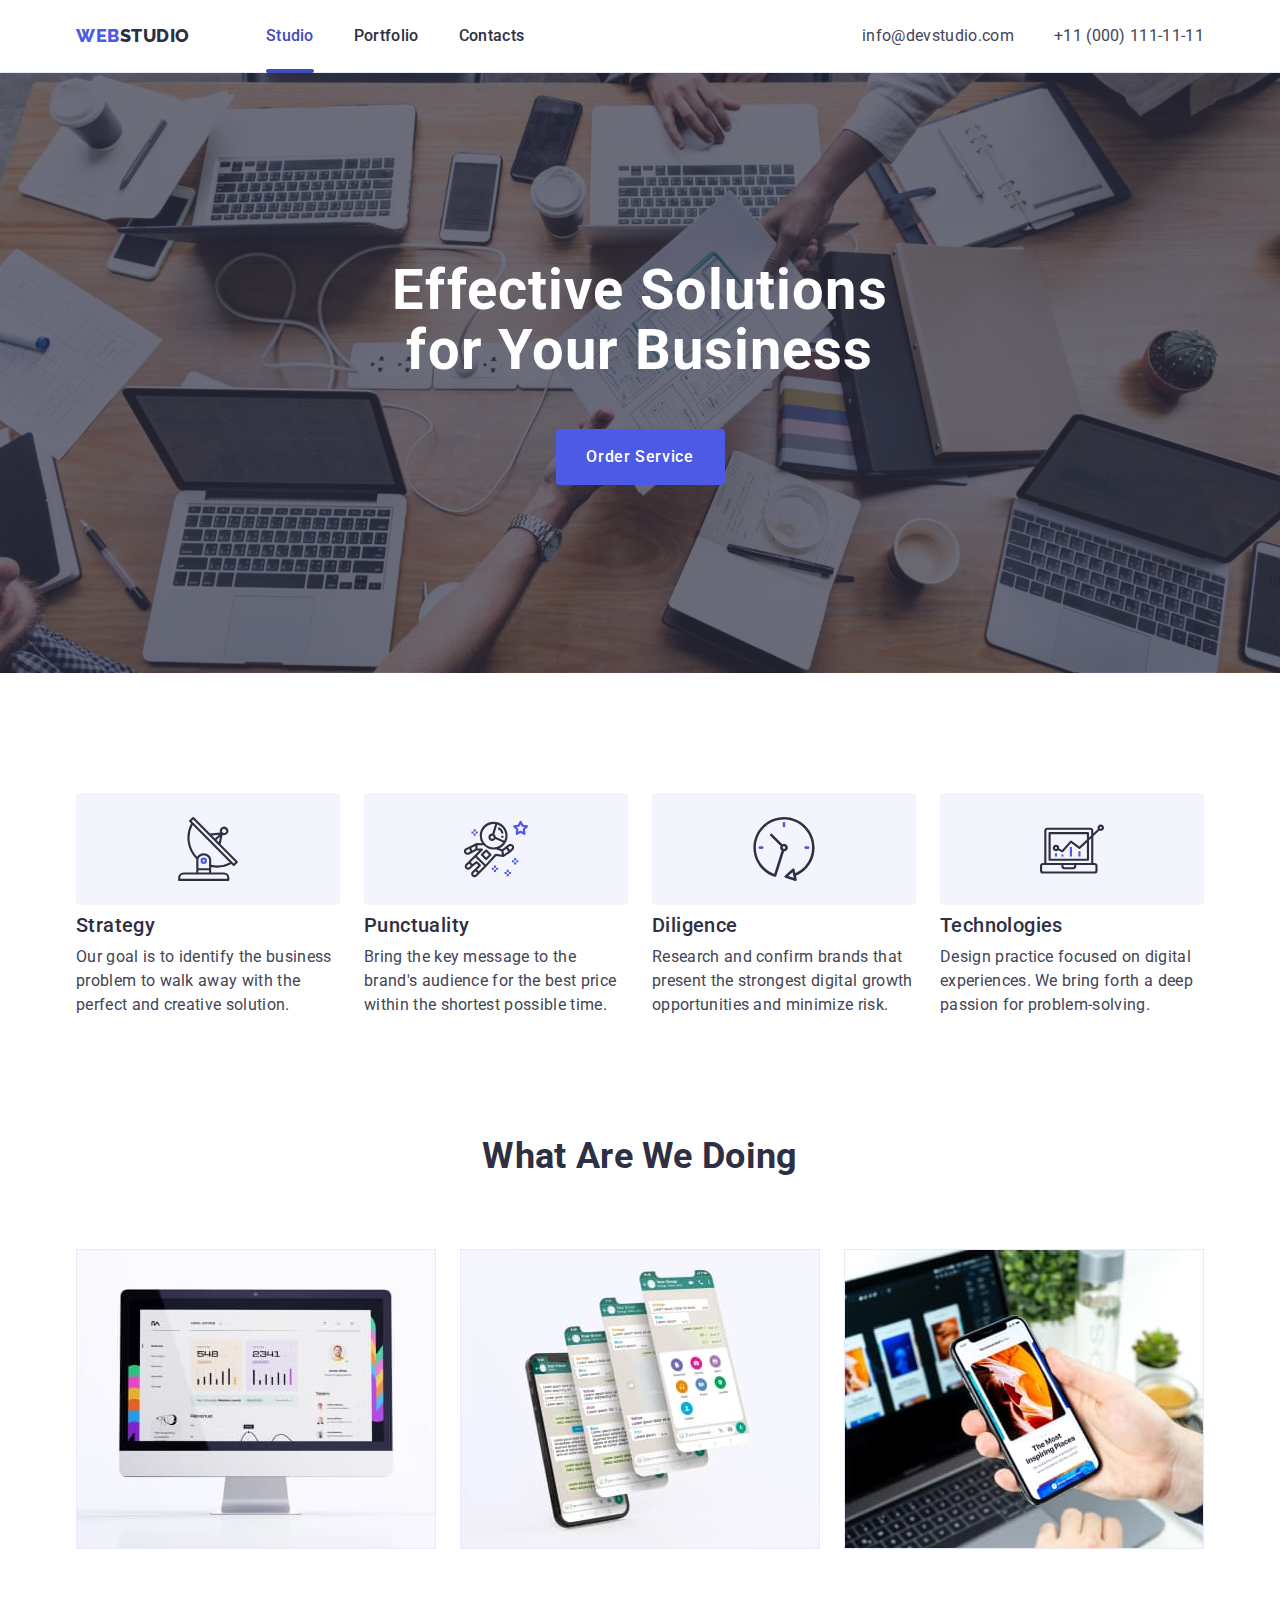
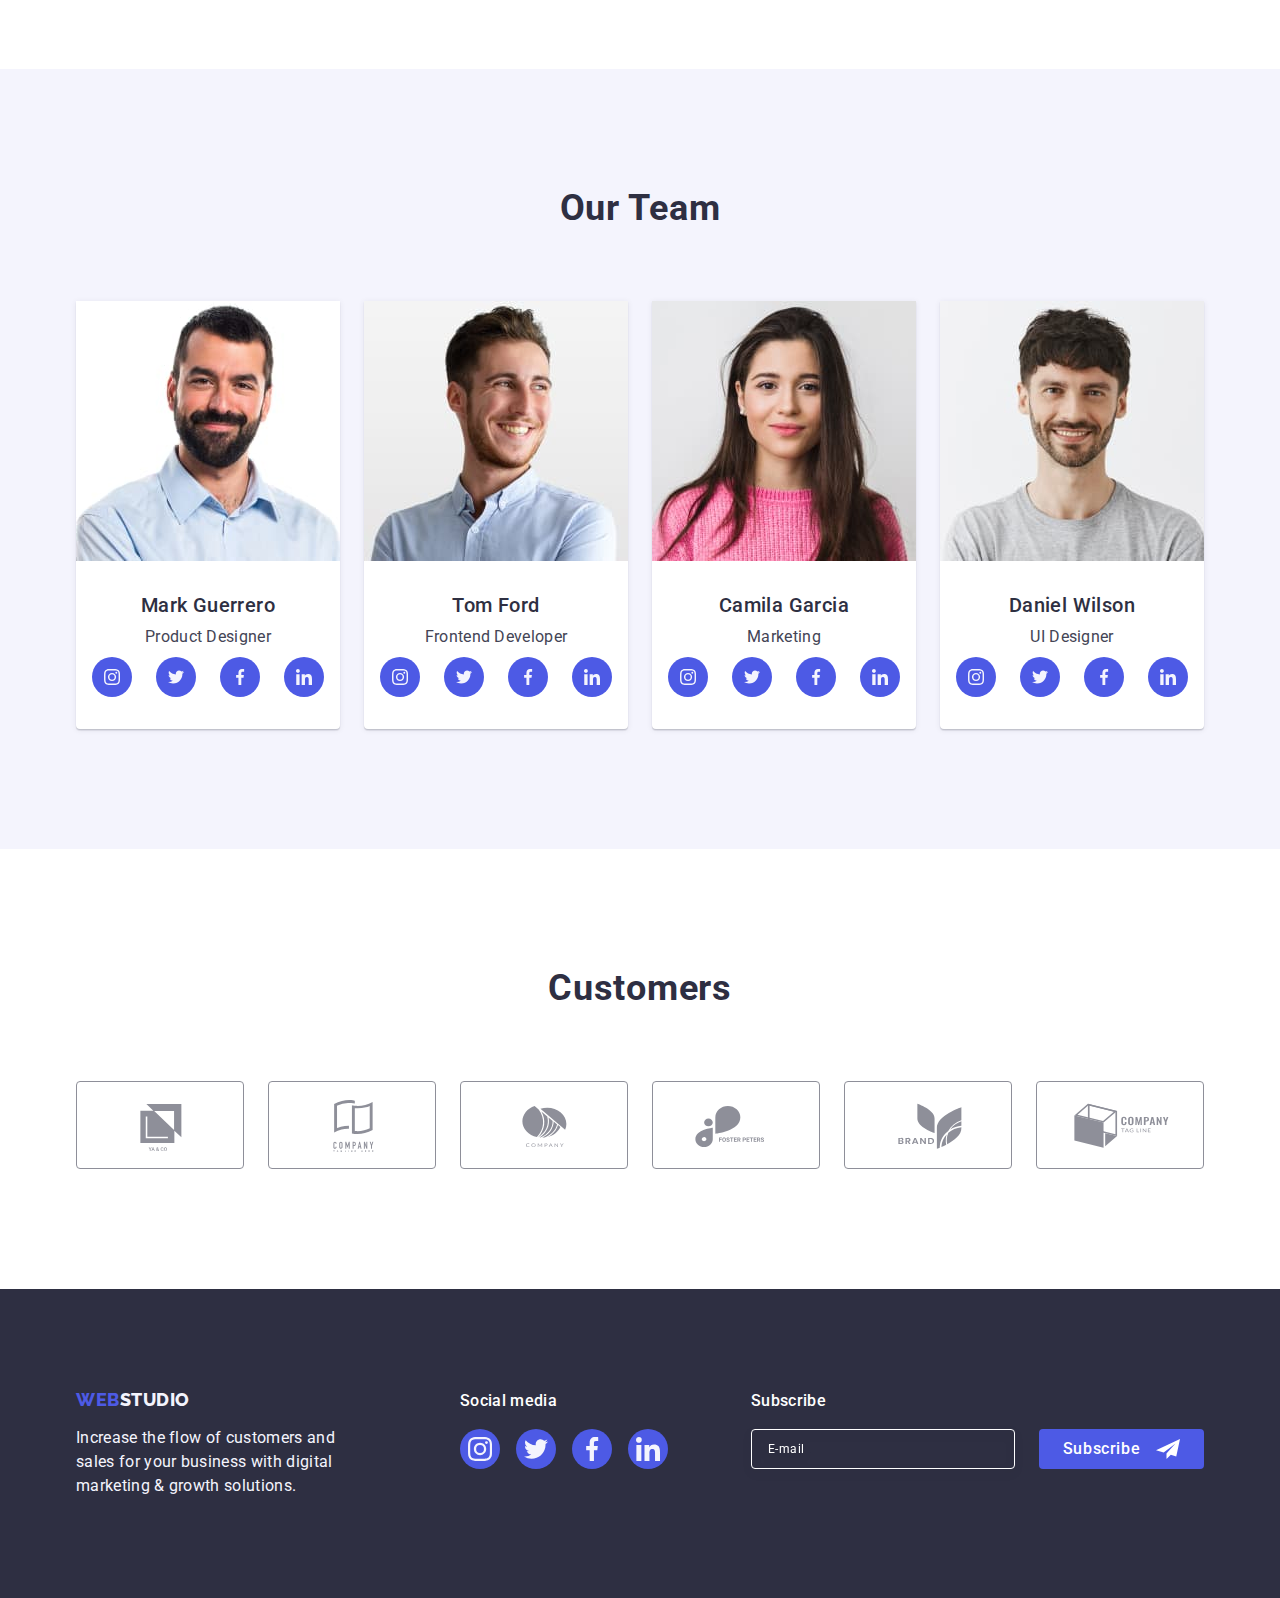
<file: index.html>
<!DOCTYPE html>
<html lang="en">
<head>
    <meta charset="UTF-8" />
    <meta name="viewport" content="width=device-width, initial-scale=1.0" />
    <title>WEBStudio</title>
    <link rel="preconnect" href="https://fonts.googleapis.com" />
    <link rel="preconnect" href="https://fonts.gstatic.com" crossorigin />
    <link
    href="https://fonts.googleapis.com/css2?family=Raleway:wght@800&family=Roboto:wght@400;500;700&display=swap"
    rel="stylesheet"
    />
    <link
    rel="stylesheet"
    href="https://cdnjs.cloudflare.com/ajax/libs/modern-normalize/0.6.0/modern-normalize.min.css"
    />
    <link rel="stylesheet" href="./css/styles.css" />
</head>
<body>
    <header class="page-header">
    <div class="container page-header-container">
        <nav class="page-nav">
        <a class="logo link" href="./index.html" >Web<span class="highlight">Studio</span></a>
        <ul class="menu list">
            <li class="menu-item">
            <a class="menu-link first link menu-link-txt" href="./index.html">Studio</a>
            </li>
            <li class="menu-item">
            <a class="menu-link link menu-link-txt" href="./portfolio.html">Portfolio</a>
            </li>
            <li class="menu-item">
            <a class="menu-link link menu-link-txt" href="">Contacts</a>
            </li>
        </ul>
        </nav>
        <address class="contacts">
        <ul class="page-contact list">
            <li class="contact-item">
            <a class="contact-mt link" href="mailto:info@devstudio.com"
                >info@devstudio.com</a
            >
            </li>
            <li class="contact-item">
            <a class="contact-mt link" href="tel:+110001111111"
                >+11 (000) 111-11-11</a
            >
            </li>
        </ul>
        </address>
    </div>
    </header>

    <main>
    <section class="designation">
        <div class="container">
        <h1 class="designation-title">
            Effective Solutions for Your Business
        </h1>
        <button data-modal-open class="order-button" type="button">
            Order Service
        </button>
        </div>
    </section>
    <section class="advantage">
        <div class="container">
        <h2 class="visually-hidden">Why Choose Us</h2>
        <ul class="advantage-list list">
                    <li class="adv-qual">
                        <div class="adv-link-wrapper">
                            <svg class="adv-icon" aria-label="antenna" width="64" height="64">
                                <use href="./images/icons.svg#icon-antenna"></use>
                            </svg>
                        </div>
                        <h3 class="title-adv">Strategy</h3>
                        <p class="defin-adv">Our goal is to identify the business problem to walk away with the
                            perfect and creative solution.</p>
                    </li>
                    <li class="adv-qual">
                        <div class="adv-link-wrapper">
                            <svg class="adv-icon" aria-label="astronaut" width="64" height="64">
                                <use href="./images/icons.svg#icon-astronaut"></use>
                            </svg>
                        </div>
                        <h3 class="title-adv">Punctuality</h3>
                        <p class="defin-adv">Bring the key message to the brand's audience for the best price
                            within the shortest possible time.</p>
                    </li>
                    <li class="adv-qual">
                        <div class="adv-link-wrapper">
                            <svg class="adv-icon" aria-label="clock" width="64" height="64">
                                <use href="./images/icons.svg#icon-clock"></use>
                            </svg>
                        </div>
                        <h3 class="title-adv">Diligence</h3>
                        <p class="defin-adv">Research and confirm brands that present the strongest digital
                            growth opportunities and minimize risk.</p>
                    </li>
                    <li class="adv-qual">
                        <div class="adv-link-wrapper">
                            <svg class="adv-icon" aria-label="diagram" width="64" height="64">
                                <use href="./images/icons.svg#icon-diagram"></use>
                            </svg>
                        </div>
                        <h3 class="title-adv">Technologies</h3>
                        <p class="defin-adv">Design practice focused on digital experiences. We bring forth a
                            deep passion for problem-solving.</p>
                    </li>
        </ul>
        </div>
    </section>
    <section class="ourwork">
        <div class="container">
        <h2 class="ourwork-title title-posit">What are we doing</h2>
        <ul class="ourwork-list list">
            <li class="ourwork-art">
            <img src="./images/img1.jpg" alt="tablet" />
            </li>
            <li class="ourwork-art">
            <img src="./images/img2.jpg" alt="smartphone" />
            </li>
            <li class="ourwork-art">
            <img src="./images/img3.jpg" alt="smartphone-notedook" />
            </li>
        </ul>
        </div>
    </section>
    <section class="employ">
        <div class="container">
        <h2 class="employ-title second-h">Our Team</h2>
        <ul class="employ-list list">
            <li class="employ-item">
                        <img src="./images/img(1).jpg" alt="mark-guerro" width="264" height="260" />
                        <div class="empl-item-wrapper">
                            <h3 class="empl third-h">Mark Guerrero</h3>
                            <p class="empl-prof">Product Designer</p>
                            <ul class="empl-list-of-icons">
                                <li class="empl-soc-item">
                                    <a href="" class="empl-soc-link">
                                        <svg class="empl-soc-icon" aria-label="instagram icon" width="16" height="16">
                                            <use href="./images/icons.svg#icon-instagram-1"></use>
                                        </svg>
                                    </a>
                                </li>
                                <li class="empl-soc-item">
                                    <a href="" class="empl-soc-link">
                                        <svg class="empl-soc-icon" aria-label="instagram icon" width="16" height="16">
                                            <use href="./images/icons.svg#icon-twitter-2"></use>
                                        </svg>
                                    </a>
                                </li>
                                <li class="empl-soc-item">
                                    <a href="" class="empl-soc-link">
                                        <svg class="empl-soc-icon" aria-label="instagram icon" width="16" height="16">
                                            <use href="./images/icons.svg#icon-facebook-3"></use>
                                        </svg>
                                    </a>
                                </li>
                                <li class="empl-soc-item">
                                    <a href="" class="empl-soc-link">
                                        <svg class="empl-soc-icon" aria-label="instagram icon" width="16" height="16">
                                            <use href="./images/icons.svg#icon-linkedin-4"></use>
                                        </svg>
                                    </a>
                                </li>
                            </ul>
                        </div>
                    </li>
                    <li class="employ-item">

                        <img src="./images/img(2).jpg" alt="tom-ford" width="264" height="260" />
                        <div class="empl-item-wrapper">
                            <h3 class="empl third-h">Tom Ford</h3>
                            <p class="empl-prof">Frontend Developer</p>
                            <ul class="empl-list-of-icons">
                                <li class="empl-soc-item">
                                    <a href="" class="empl-soc-link">
                                        <svg class="empl-soc-icon" aria-label="instagram icon" width="16" height="16">
                                            <use href="./images/icons.svg#icon-instagram-1"></use>
                                        </svg>
                                    </a>
                                </li>
                                <li class="empl-soc-item">
                                    <a href="" class="empl-soc-link">
                                        <svg class="empl-soc-icon" aria-label="instagram icon" width="16" height="16">
                                            <use href="./images/icons.svg#icon-twitter-2"></use>
                                        </svg>
                                    </a>
                                </li>
                                <li class="empl-soc-item">
                                    <a href="" class="empl-soc-link">
                                        <svg class="empl-soc-icon" aria-label="instagram icon" width="16" height="16">
                                            <use href="./images/icons.svg#icon-facebook-3"></use>
                                        </svg>
                                    </a>
                                </li>
                                <li class="empl-soc-item">
                                    <a href="" class="empl-soc-link">
                                        <svg class="empl-soc-icon" aria-label="instagram icon" width="16" height="16">
                                            <use href="./images/icons.svg#icon-linkedin-4"></use>
                                        </svg>
                                    </a>
                                </li>
                            </ul>
                        </div>
                    </li>
                    <li class="employ-item">

                        <img src="./images/img(3).jpg" alt="camila-garcia" width="264" height="260" />
                        <div class="empl-item-wrapper">
                            <h3 class="empl third-h">Camila Garcia</h3>
                            <p class="empl-prof">Marketing</p>
                            <ul class="empl-list-of-icons">
                                <li class="empl-soc-item">
                                    <a href="" class="empl-soc-link">
                                        <svg class="empl-soc-icon" aria-label="instagram icon" width="16" height="16">
                                            <use href="./images/icons.svg#icon-instagram-1"></use>
                                        </svg>
                                    </a>
                                </li>
                                <li class="empl-soc-item">
                                    <a href="" class="empl-soc-link">
                                        <svg class="empl-soc-icon" aria-label="instagram icon" width="16" height="16">
                                            <use href="./images/icons.svg#icon-twitter-2"></use>
                                        </svg>
                                    </a>
                                </li>
                                <li class="empl-soc-item">
                                    <a href="" class="empl-soc-link">
                                        <svg class="empl-soc-icon" aria-label="instagram icon" width="16" height="16">
                                            <use href="./images/icons.svg#icon-facebook-3"></use>
                                        </svg>
                                    </a>
                                </li>
                                <li class="empl-soc-item">
                                    <a href="" class="empl-soc-link">
                                        <svg class="empl-soc-icon" aria-label="instagram icon" width="16" height="16">
                                            <use href="./images/icons.svg#icon-linkedin-4"></use>
                                        </svg>
                                    </a>
                                </li>
                            </ul>
                        </div>
                    </li>
                    <li class="employ-item">
                        <img src="./images/img(4).jpg" alt="daniel-wilson" width="264" height="260" />
                        <div class="empl-item-wrapper">
                            <h3 class="empl third-h">Daniel Wilson</h3>
                            <p class="empl-prof">UI Designer</p>
                            <ul class="empl-list-of-icons">
                                <li class="empl-soc-item">
                                    <a href="" class="empl-soc-link">
                                        <svg class="empl-soc-icon" aria-label="instagram icon" width="16" height="16">
                                            <use href="./images/icons.svg#icon-instagram-1"></use>
                                        </svg>
                                    </a>
                                </li>
                                <li class="empl-soc-item">
                                    <a href="" class="empl-soc-link">
                                        <svg class="empl-soc-icon" aria-label="instagram icon" width="16" height="16">
                                            <use href="./images/icons.svg#icon-twitter-2"></use>
                                        </svg>
                                    </a>
                                </li>
                                <li class="empl-soc-item">
                                    <a href="" class="empl-soc-link">
                                        <svg class="empl-soc-icon" aria-label="instagram icon" width="16" height="16">
                                            <use href="./images/icons.svg#icon-facebook-3"></use>
                                        </svg>
                                    </a>
                                </li>
                                <li class="empl-soc-item">
                                    <a href="" class="empl-soc-link">
                                        <svg class="empl-soc-icon" aria-label="instagram icon" width="16" height="16">
                                            <use href="./images/icons.svg#icon-linkedin-4"></use>
                                        </svg>
                                    </a>
                                </li>
                            </ul>
                        </div>
                    </li>
        </ul>
        </div>
    </section>
    <section class="customer section">
            <div class="container">
                <h2 class="section-title second-h">Customers</h2>
                <ul class="customer-list">
                    <li class="customer-item">
                        <a href="" class="customer-link"><svg class="customer-icon" aria-label="logo-1" width="104"
                                height="56">
                                <use href="./images/icons.svg#icon-logo-1"></use>
                            </svg></a>
                    </li>
                    <li class="customer-item">
                        <a href="" class="customer-link"><svg class="customer-icon" aria-label="logo-2" width="104"
                                height="56">
                                <use href="./images/icons.svg#icon-logo-2"></use>
                            </svg></a>
                    </li>
                    <li class="customer-item">
                        <a href="" class="customer-link"><svg class="customer-icon" aria-label="logo-3" width="104"
                                height="56">
                                <use href="./images/icons.svg#icon-logo-3"></use>
                            </svg></a>
                    </li>
                    <li class="customer-item">
                        <a href="" class="customer-link"><svg class="customer-icon" aria-label="logo-4" width="104"
                                height="56">
                                <use href="./images/icons.svg#icon-logo-4"></use>
                            </svg></a>
                    </li>
                    <li class="customer-item">
                        <a href="" class="customer-link"><svg class="customer-icon" aria-label="logo-5" width="104"
                                height="56">
                                <use href="./images/icons.svg#icon-logo-5"></use>
                            </svg></a>
                    </li>
                    <li class="customer-item">
                        <a href="" class="customer-link"><svg class="customer-icon" aria-label="logo-6" width="104"
                                height="56">
                                <use href=./images/icons.svg#icon-logo-6 width="104" height="56"></use>
                            </svg></a>
                    </li>
                </ul>
            </div>
        </section>
    </main>
    <footer class="page-footer">
        <div class="footer container">
            <div class="footer-logo">
                <a class="logo link " href="./index.html" >
                    Web<span class="logo-highlight">Studio</span>
                </a>
                <p class="footer-txt-logo txt">
                    Increase the flow of customers and
                    sales for your business with digital
                    marketing & growth solutions.
                </p>
            </div>
            <div class="footer-soc">
                <p class="footer-txt-soc accent">Social media</p>
                <ul class="footer-soc-list">
                    <li class="footer-soc-item">
                        <a href="" class="footer-soc-link">
                            <svg class="footer-soc-icon" width="24" height="24">
                                <use href="./images/icons.svg#icon-instagram-1"></use>
                            </svg>
                        </a>
                    </li>
                    <li class="footer-soc-item">
                        <a href="" class="footer-soc-link">
                            <svg class="footer-soc-icon" width="24" height="24">
                                <use href="./images/icons.svg#icon-twitter-2"></use>
                            </svg>
                        </a>
                    </li>
                    <li class="footer-soc-item">
                        <a href="" class="footer-soc-link">
                            <svg class="footer-soc-icon" width="24" height="24">
                                <use href="./images/icons.svg#icon-facebook-3"></use>
                            </svg>
                        </a>
                    </li>
                    <li class="footer-soc-item">
                        <a href="" class="footer-soc-link">
                            <svg class="footer-soc-icon" width="24" height="24">
                                <use href="./images/icons.svg#icon-linkedin-4"></use>
                            </svg>
                        </a>
                    </li>
                </ul>
            </div>
            <div class="footer-form-wrap">
                <p class="footer-form-text">
                    Subscribe
                </p>
                <form class="footer-form">
                    <label class="footer-lable" for="footer-user-email">
                        <input id="footer-user-email"  type="email" name="user-email" class="footer-input"
                            placeholder="E-mail">
                    </label>
                    <button class="footer-form-button" type="submit">
                        Subscribe
                        <svg class="form-button-icon" width="24" height="24">
                            <use href="./images/icons.svg#icon-button"></use>
                        </svg>
                    </button>
                </form>
            </div>
        </div>
    </footer>
        <div class="backdrop is-hidden" data-modal>
        <div class="modal">
            <button class="modal-button" type="button" data-modal-close>
                <svg class="modal-icon" width="8" height="8">
                    <use href="./images/icons.svg#x-close"></use>
                </svg>
            </button>
            <p class="modal-form-title">Leave your contacts and we will call you back</p>
            <form class="modal-form" name="hero_form" autocomplete="off" novalidate>
                <div class="field-wrap">
                    <label for="user-name" class="form-lable">
                        Name
                    </label>
                    <div class="input-wrap">
                        <input class="form-input" id="user-name" name="user-name" type="text" autofocus />
                        <svg class="form-input-icon" width="18" height="24">
                            <use href="./images/icons.svg#icon-1-person"></use>
                        </svg>
                    </div>
                </div>
                <div class="field-wrap">
                    <label for="user-tel" class="form-lable">
                        Phone
                    </label>
                    <div class="input-wrap">
                        <input class="form-input" id="user-tel" type="tel" name="user-tel" />
                        <svg class="form-input-icon" width="18" height="24">
                            <use href="./images/icons.svg#icon-2-phone"></use>
                        </svg>
                    </div>
                </div>
                <div class="field-wrap">
                    <label for="user-email" class="form-lable">
                        Email
                    </label>
                    <div class="input-wrap">
                        <input class="form-input" id="user-email" type="email" name="user-email" />
                        <svg class="form-input-icon" width="18" height="24">
                            <use href="./images/icons.svg#icon-3-email"></use>
                        </svg>
                    </div>
                </div>
                <div class="field-comment-wrap">
                    <label for="user-comment" class="form-lable">
                        Comment
                    </label>
                    <textarea class="form-input-comment" id="user-comment" name="user-comment" placeholder="Text input">
                    </textarea>
                </div>
                <div class="form-checkbox-wrap">
                    <input class="visually-hidden form-checkbox-input" id="user-privacy" type="checkbox" value="true"
                        name="user-privacy">
                    <label class="form-checkbox-lable" for="user-privacy">
                        <span class="checkbox-lable-span">
                            <svg class="form-checkbox-icon" width="10" height="8">
                                <use href="./images/icons.svg#icon-vector"></use>
                            </svg>
                        </span>I accept the terms and conditions of the
                        <a class="checkbox-link" href="">Privacy Policy</a>
                    </label>
                </div>
                <button class="modal-form-button" type="submit">Send</button>
            </form>
        </div>
    </div>
    <script src="./js/modal.js"></script>
</body>
</html>
</file>
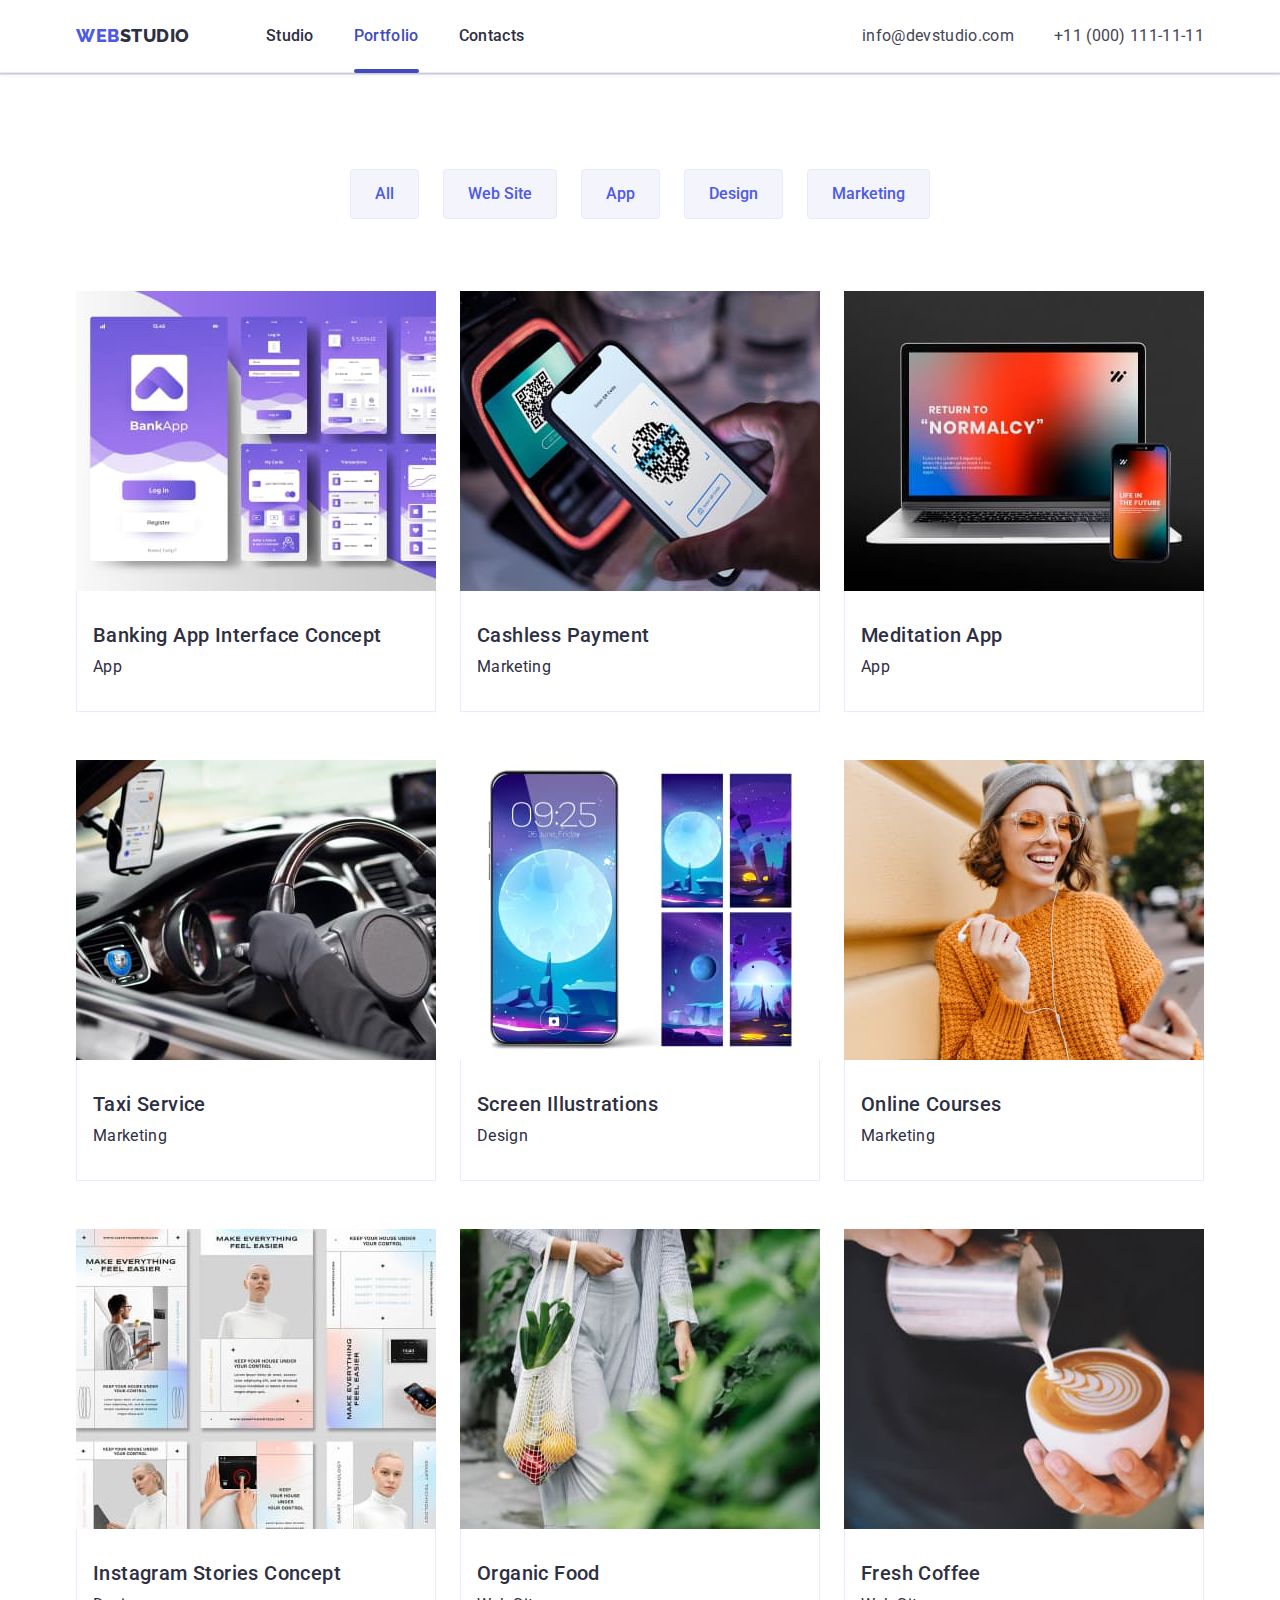
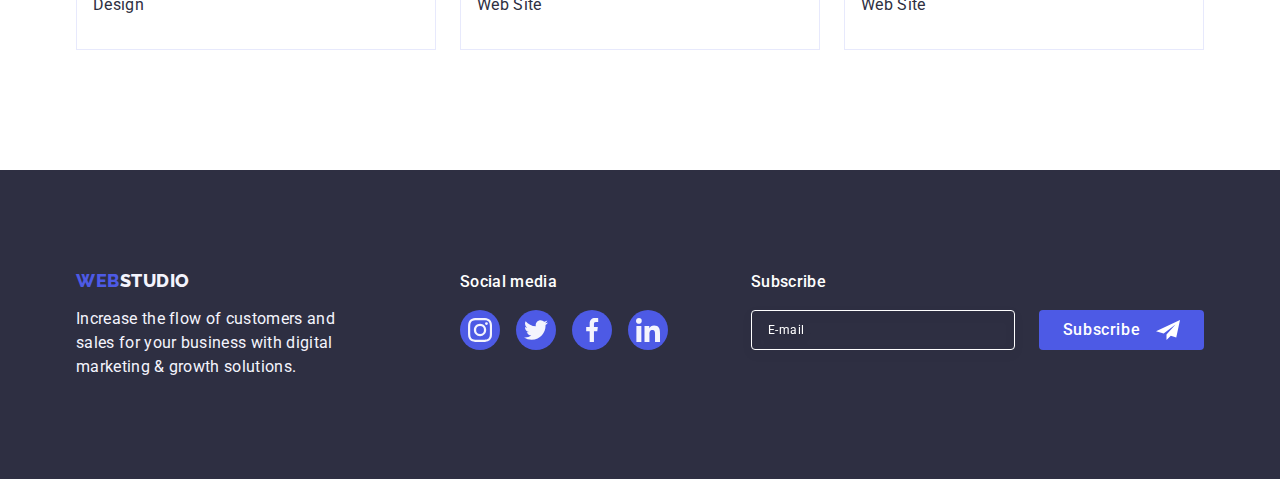
<file: portfolio.html>
<!DOCTYPE html>
<html lang="en">
  <head>
    <meta charset="UTF-8" />
    <meta name="viewport" content="width=device-width, initial-scale=1.0" />
    <title>Portfolio</title>
    <link rel="preconnect" href="https://fonts.googleapis.com" />
    <link rel="preconnect" href="https://fonts.gstatic.com" crossorigin />
    <link
      href="https://fonts.googleapis.com/css2?family=Raleway:wght@800&family=Roboto:wght@400;500;700&display=swap"
      rel="stylesheet"
    />
    <link
      rel="stylesheet"
      href="https://cdnjs.cloudflare.com/ajax/libs/modern-normalize/0.6.0/modern-normalize.min.css"
    />
    <link rel="stylesheet" href="./css/styles.css" />
  </head>
  <body>
    <header class="page-header">
      <div class="container page-header-container">
        <nav class="page-nav">
          <a class="logo link" href="./index.html"
            >Web<span class="highlight">Studio</span></a
          >
          <ul class="menu list">
            <li class="menu-item">
              <a class="menu-link link menu-link-txt" href="./index.html"
                >Studio</a
              >
            </li>
            <li class="menu-item">
              <a
                class="menu-link first link menu-link-txt"
                href="./portfolio.html"
                >Portfolio</a
              >
            </li>
            <li class="menu-item">
              <a class="menu-link link menu-link-txt" href="">Contacts</a>
            </li>
          </ul>
        </nav>
        <address class="contacts">
          <ul class="page-contact list">
            <li class="contact-item">
              <a class="contact-mt link" href="mailto:info@devstudio.com"
                >info@devstudio.com</a
              >
            </li>
            <li class="contact-item">
              <a class="contact-mt link" href="tel:+110001111111"
                >+11 (000) 111-11-11</a
              >
            </li>
          </ul>
        </address>
      </div>
    </header>
    <main>
      <section class="filters section">
        <div class="filters-box container">
          <h1 class="hero-filter visually-hidden">Filters</h1>
          <ul class="filters-button-list list">
            <li class="button-item">
              <button class="button-filter" type="button">All</button>
            </li>
            <li class="button-item">
              <button class="button-filter" type="button">Web Site</button>
            </li>
            <li class="button-item">
              <button class="button-filter" type="button">App</button>
            </li>
            <li class="button-item">
              <button class="button-filter" type="button">Design</button>
            </li>
            <li class="button-item">
              <button class="button-filter" type="button">Marketing</button>
            </li>
          </ul>
          <ul class="filters-list list">
            <li class="filters-item">
              <a class="filters-link link" href="">
                <div class="filters-image-wrapper">
                  <img
                    class="portfolio-image"
                    src="./images/img20.jpg"
                    alt="different-screen-bank-app"
                    width="360"
                    height="300"
                  />
                  <p class="overlay-text overlay">
                    14 Stylish and User-Friendly App Design Concepts · Task
                    Manager App · Calorie Tracker App · Exotic Fruit Ecommerce
                    App · Cloud Storage App
                  </p>
                </div>
                <div class="filters-title-box">
                  <h2 class="header-three filters-title">
                    Banking App Interface Concept
                  </h2>
                  <p class="fltr-bx-text text">App</p>
                </div>
              </a>
            </li>
            <li class="filters-item">
              <a class="filters-link link" href="">
                <div class="filters-image-wrapper">
                  <img
                    class="portfolio-image"
                    src="./images/img21.jpg"
                    alt="different-screen-bank-app"
                    width="360"
                    height="300"
                  />
                  <p class="overlay-text overlay">
                    14 Stylish and User-Friendly App Design Concepts · Task
                    Manager App · Calorie Tracker App · Exotic Fruit Ecommerce
                    App · Cloud Storage App
                  </p>
                </div>
                <div class="filters-title-box">
                  <h2 class="header-three filters-title">Cashless Payment</h2>
                  <p class="fltr-bx-text text">Marketing</p>
                </div>
              </a>
            </li>
            <li class="filters-item">
              <a class="filters-link link" href="">
                <div class="filters-image-wrapper">
                  <img
                    class="portfolio-image"
                    src="./images/img22.jpg"
                    alt="different-screen-bank-app"
                    width="360"
                    height="300"
                  />
                  <p class="overlay-text overlay">
                    14 Stylish and User-Friendly App Design Concepts · Task
                    Manager App · Calorie Tracker App · Exotic Fruit Ecommerce
                    App · Cloud Storage App
                  </p>
                </div>
                <div class="filters-title-box">
                  <h2 class="header-three filters-title">Meditation App</h2>
                  <p class="fltr-bx-text text">App</p>
                </div>
              </a>
            </li>
            <li class="filters-item">
              <a class="filters-link link" href="">
                <div class="filters-image-wrapper">
                  <img
                    class="portfolio-image"
                    src="./images/img23.jpg"
                    alt="different-screen-bank-app"
                    width="360"
                    height="300"
                  />
                  <p class="overlay-text overlay">
                    14 Stylish and User-Friendly App Design Concepts · Task
                    Manager App · Calorie Tracker App · Exotic Fruit Ecommerce
                    App · Cloud Storage App
                  </p>
                </div>
                <div class="filters-title-box">
                  <h2 class="header-three filters-title">Taxi Service</h2>
                  <p class="fltr-bx-text text">Marketing</p>
                </div>
              </a>
            </li>
            <li class="filters-item">
              <a class="filters-link link" href="">
                <div class="filters-image-wrapper">
                  <img
                    class="portfolio-image"
                    src="./images/img24.jpg"
                    alt="different-screen-bank-app"
                    width="360"
                    height="300"
                  />
                  <p class="overlay-text overlay">
                    14 Stylish and User-Friendly App Design Concepts · Task
                    Manager App · Calorie Tracker App · Exotic Fruit Ecommerce
                    App · Cloud Storage App
                  </p>
                </div>
                <div class="filters-title-box">
                  <h2 class="header-three filters-title">
                    Screen Illustrations
                  </h2>
                  <p class="fltr-bx-text text">Design</p>
                </div>
              </a>
            </li>
            <li class="filters-item">
              <a class="filters-link link" href="">
                <div class="filters-image-wrapper">
                  <img
                    class="portfolio-image"
                    src="./images/img25.jpg"
                    alt="different-screen-bank-app"
                    width="360"
                    height="300"
                  />
                  <p class="overlay-text overlay">
                    14 Stylish and User-Friendly App Design Concepts · Task
                    Manager App · Calorie Tracker App · Exotic Fruit Ecommerce
                    App · Cloud Storage App
                  </p>
                </div>
                <div class="filters-title-box">
                  <h2 class="header-three filters-title">Online Courses</h2>
                  <p class="fltr-bx-text text">Marketing</p>
                </div>
              </a>
            </li>
            <li class="filters-item">
              <a class="filters-link link" href="">
                <div class="filters-image-wrapper">
                  <img
                    class="portfolio-image"
                    src="./images/img26.jpg"
                    alt="different-screen-bank-app"
                    width="360"
                    height="300"
                  />
                  <p class="overlay-text overlay">
                    14 Stylish and User-Friendly App Design Concepts · Task
                    Manager App · Calorie Tracker App · Exotic Fruit Ecommerce
                    App · Cloud Storage App
                  </p>
                </div>
                <div class="filters-title-box">
                  <h2 class="header-three filters-title">
                    Instagram Stories Concept
                  </h2>
                  <p class="fltr-bx-text text">Design</p>
                </div>
              </a>
            </li>
            <li class="filters-item">
              <a class="filters-link link" href="">
                <div class="filters-image-wrapper">
                  <img
                    class="portfolio-image"
                    src="./images/img27.jpg"
                    alt="different-screen-bank-app"
                    width="360"
                    height="300"
                  />
                  <p class="overlay-text overlay">
                    14 Stylish and User-Friendly App Design Concepts · Task
                    Manager App · Calorie Tracker App · Exotic Fruit Ecommerce
                    App · Cloud Storage App
                  </p>
                </div>
                <div class="filters-title-box">
                  <h2 class="header-three filters-title">Organic Food</h2>
                  <p class="fltr-bx-text text">Web Site</p>
                </div>
              </a>
            </li>
            <li class="filters-item">
              <a class="filters-link link" href="">
                <div class="filters-image-wrapper">
                  <img
                    class="portfolio-image"
                    src="./images/img28.jpg"
                    alt="different-screen-bank-app"
                    width="360"
                    height="300"
                  />
                  <p class="overlay-text overlay">
                    14 Stylish and User-Friendly App Design Concepts · Task
                    Manager App · Calorie Tracker App · Exotic Fruit Ecommerce
                    App · Cloud Storage App
                  </p>
                </div>
                <div class="filters-title-box">
                  <h2 class="header-three filters-title">Fresh Coffee</h2>
                  <p class="fltr-bx-text text">Web Site</p>
                </div>
              </a>
            </li>
          </ul>
        </div>
      </section>
    </main>
    <footer class="page-footer">
      <div class="footer container">
        <div class="footer-logo">
          <a class="logo link" href="./index.html">
            Web<span class="logo-highlight">Studio</span>
          </a>
          <p class="footer-txt-logo txt">
            Increase the flow of customers and sales for your business with
            digital marketing & growth solutions.
          </p>
        </div>
        <div class="footer-soc">
          <p class="footer-txt-soc accent">Social media</p>
          <ul class="footer-soc-list">
            <li class="footer-soc-item">
              <a href="" class="footer-soc-link">
                <svg class="footer-soc-icon" width="24" height="24">
                  <use href="./images/icons.svg#icon-instagram-1"></use>
                </svg>
              </a>
            </li>
            <li class="footer-soc-item">
              <a href="" class="footer-soc-link">
                <svg class="footer-soc-icon" width="24" height="24">
                  <use href="./images/icons.svg#icon-twitter-2"></use>
                </svg>
              </a>
            </li>
            <li class="footer-soc-item">
              <a href="" class="footer-soc-link">
                <svg class="footer-soc-icon" width="24" height="24">
                  <use href="./images/icons.svg#icon-facebook-3"></use>
                </svg>
              </a>
            </li>
            <li class="footer-soc-item">
              <a href="" class="footer-soc-link">
                <svg class="footer-soc-icon" width="24" height="24">
                  <use href="./images/icons.svg#icon-linkedin-4"></use>
                </svg>
              </a>
            </li>
          </ul>
        </div>
        <div class="footer-form-wrap">
          <p class="footer-form-text">Subscribe</p>
          <form class="footer-form">
            <label class="footer-lable" for="footer-user-email">
              <input
                id="footer-user-email"
                type="email"
                name="user-email"
                class="footer-input"
                placeholder="E-mail"
              />
            </label>
            <button class="footer-form-button" type="submit">
              Subscribe
              <svg class="form-button-icon" width="24" height="24">
                <use href="./images/icons.svg#icon-button"></use>
              </svg>
            </button>
          </form>
        </div>
      </div>
    </footer>
  </body>
</html>
</file>
<file: css/styles.css>
h1,
h2,
h3,
h4,
h5,
h6,
p {
  margin-top: 0;
  margin-bottom: 0;
}

ul,
ol {
  margin-top: 0;
  margin-bottom: 0;
  padding-left: 0;
  list-style-type: none;
}

img {
  display: block;
}
.txt {
  font-style: normal;
  font-weight: 400;
  font-size: 16px;
  line-height: 1.5;
  color: var(--body-color);
}
body {
  color: var(--body-color);
  background-color: var(--backgr-color);
  font-family: "Roboto", sans-serif;
  font-style: normal;
  font-size: 16px;
  line-height: 1.5;
  letter-spacing: 0.32px;
}

a {
  text-decoration: none;
}

button {
  cursor: pointer;
}

.container {
  width: 1158px;
  margin: 0 auto;
  padding-left: 15px;
  padding-right: 15px;
}

.visually-hidden {
  position: absolute;
  width: 1px;
  height: 1px;
  margin: -1px;
  border: 0;
  padding: 0;

  white-space: nowrap;
  clip-path: inset(100%);
  clip: rect(0 0 0 0);
  overflow: hidden;
}

.card-title-posit {
  margin-top: 0;
  margin-bottom: 8px;
}
.card-txt-posit {
  margin-bottom: 0;
}

.logo {
  display: inline-block;
  text-transform: uppercase;
  font-family: "Raleway", sans-serif;
  font-weight: 800;
  font-size: 18px;
  line-height: 1.17;
  letter-spacing: 0.03em;
  color: var(--subsid-color);
  margin-right: 76px;
}
.logo-footer {
  align-items: center;
  margin-right: 76px;
  display: inline-block;
  text-transform: uppercase;
  font-family: "Raleway", sans-serif;
  font-weight: 800;
  font-size: 18px;
  line-height: 1.17;
  letter-spacing: 0.03em;
  color: var(--subsid-color);
  margin-bottom: 16px;
}

.logo-ligh {
  color: var(--ancillary-color);
}

.logo-dark {
  color: var(--log-stud-col);
}

:root {
  --subsid-color: #4d5ae5;
  --logo-font: "Raleway", sans-serif;
  --dark-bgr: #2e2f42;
  --ancillary-color: #2e2f42;
  --backgr-color: #ffffff;
  --log-stud-col: #f4f4fd;
  --body-color: #434455;
  --backgr-button: #404bbf;
  --fold-button-color: #e7e9fc;
  --light-grey-color: #8e8f99;
  --green-color: #31d0aa;
  --main-gradient: linear-gradient(
    rgba(46, 47, 66, 0.7),
    rgba(46, 47, 66, 0.7)
  );
}

/*---------HEADER--------- */
.page-header {
  border-bottom: 1px solid var(--fold-button-color);
  background-color: var(--backgr-color);
  box-shadow: 0px 2px 1px rgba(46, 47, 66, 0.08),
    0px 1px 1px rgba(46, 47, 66, 0.16), 0px 1px 6px rgba(46, 47, 66, 0.08);
}
.menu-item {
  color: var(--backgr-button);
  transition: color 250ms cubic-bezier(0.4, 0, 0.2, 1);
}

.page-header-container {
  display: flex;
  align-items: center;
}
.highlight {
  color: var(--ancillary-color);
}
.page-nav {
  display: flex;
  align-items: center;
}
.page-nav:last-child {
  margin-right: 0px;
}

.menu {
  display: flex;
  gap: 40px;
}

.menu-link {
  display: block;
  padding-top: 24px;
  padding-bottom: 24px;
  position: relative;
  transition: color 250ms cubic-bezier(0.4, 0, 0.2, 1);
}
.menu-link.first::after {
  content: "";
  display: block;
  width: 100%;
  height: 4px;
  border-radius: 2px;
  background-color: var(--backgr-button);
  position: absolute;
  bottom: -1px;
  left: 0;
}

.menu-link:hover,
.menu-link:focus {
  color: var(--backgr-button);
}
.menu-link-txt {
  color: var(--dark-bgr);
  font-weight: 500;
  line-height: 1.5;
  letter-spacing: 0.02em;
}
.first {
  color: var(--backgr-button);
}

.contacts {
  display: flex;
  margin-left: auto;
  font-style: normal;
}

.page-contact {
  display: flex;
}
.contact-item {
  margin-right: 40px;
}
.contact-item:last-child {
  margin-right: 0px;
}

.contact-mt {
  display: flex;
  padding-top: 24px;
  padding-bottom: 24px;
  font-weight: 400;
  font-size: 16px;
  line-height: 1.5;
  letter-spacing: 0.02em;
  color: var(--body-color);
  transition: color 250ms cubic-bezier(0.4, 0, 0.2, 1);
}
.contact-mt:hover,
.contact-mt:focus {
  color: var(--backgr-button);
}

/*---------DESIGNATION--------- */

.designation {
  padding: 188px 0;
  margin: 0 auto;
  max-width: 1440px;
  background-color: var(--ancillary-color);
  background-image: var(--main-gradient), url(../images/people-office.jpg);
  background-repeat: no-repeat;
  background-position: center;
  background-size: cover;
}
.order-button {
  display: block;
  padding: 0;
  margin-left: auto;
  margin-right: auto;
  min-width: 169px;
  height: 56px;
  border: none;
  margin-top: 48px;
  align-items: center;
  justify-content: center;
  font-family: "Roboto", sans-serif;
  color: var(--backgr-color);
  background-color: var(--subsid-color);
  font-style: normal;
  font-weight: 500;
  font-size: 16px;
  line-height: 1.5;
  letter-spacing: 0.04em;
  cursor: pointer;
  border-radius: 4px;
  transition-property: background-color;
  transition-duration: 250ms;
  transition-timing-function: cubic-bezier(0.4, 0, 0.2, 1);
}

.order-button:hover,
.order-button:focus {
  color: var(--backgr-color);
  background-color: var(--backgr-button);
}

.designation-title {
  display: block;
  width: 496px;
  margin: 0 auto;
  text-align: center;
  font-weight: 700;
  font-size: 56px;
  line-height: 1.07;
  letter-spacing: 1.12px;
  color: var(--backgr-color);
}

/*---------ADVANTAGE--------- */
.advantage {
  padding: 120px 0;
}

.advantage-list {
  display: flex;
  gap: 24px;
}
.advantage-list .item:last-child {
  margin-right: 0px;
}
.adv-qual {
  width: calc((100% - 72px) / 4);
}

.title-adv {
  margin: 8px 0;
  font-weight: 500;
  font-size: 20px;
  line-height: 1.2;
  letter-spacing: 0.02em;
  color: var(--ancillary-color);
}
.defin-adv {
  letter-spacing: 0.02em;
  color: var(--body-color);
}
.adv-link-wrapper {
  display: flex;
  justify-content: center;
  align-items: center;
  height: 112px;
  border-radius: 4px;
  background-color: var(--log-stud-col);
  margin-bottom: 8px;
}

/*---------OURWORK--------- */

.ourwork {
  padding-bottom: 120px;
}

.ourwork-title {
  font-weight: 700;
  font-size: 36px;
  line-height: 1.11;
  text-align: center;
  text-transform: capitalize;
  color: var(--ancillary-color);
  margin-bottom: 72px;
}

.ourwork-list {
  display: flex;
  gap: 24px;
}
.ourwork-art {
  width: calc((100% - 48px) / 3);
}
/*---------EMPLOY--------- */
.employ {
  padding: 120px 0;
  background-color: var(--log-stud-col);
}
.empl-list-of-icons {
  display: flex;
  gap: 24px;
  justify-content: center;
  align-items: center;
}
.empl-item-wrapper {
  padding: 32px 0px;
}
.third-h {
  font-weight: 500;
  font-size: 20px;
  line-height: 1.2;
  letter-spacing: 0.02em;
  color: var(--ancillary-color);
}
.employ-title {
  margin-bottom: 72px;
}
.empl-soc-item {
  width: 40px;
  height: 40px;
}
.empl-soc-link {
  display: flex;
  justify-content: center;
  align-items: center;
  width: 100%;
  height: 100%;
  background-color: var(--subsid-color);
  border-radius: 50%;
  transition-property: background-color;
  transition-duration: 250ms;
  transition-timing-function: cubic-bezier(0.4, 0, 0.2, 1);
}
.empl-soc-link:hover,
.empl-soc-link:focus {
  background-color: var(--backgr-button);
}
.empl-soc-icon {
  fill: var(--log-stud-col);
}
.employ-list {
  display: flex;
  gap: 24px;
}

.employ-item {
  width: calc((100% - 24px * 3) / 4);
  background-color: var(--backgr-color);
  border-radius: 0px 0px 4px 4px;
  box-shadow: 0px 2px 1px 0px rgba(46, 47, 66, 0.08),
    0px 1px 1px 0px rgba(46, 47, 66, 0.16),
    0px 1px 6px 0px rgba(46, 47, 66, 0.08);
}
.employ-item:last-child {
  margin-right: 0;
}
.empl-card {
  padding: 32px 16px;
  box-shadow: 0px 2px 1px 0px rgba(46, 47, 66, 0.08),
    0px 1px 1px 0px rgba(46, 47, 66, 0.16),
    0px 1px 6px 0px rgba(46, 47, 66, 0.08);
}

.empl {
  margin-bottom: 8px;
  text-align: center;
}
.empl-prof {
  font-size: 16px;
  letter-spacing: 0.02em;
  line-height: 1.5;
  text-align: center;
  margin-bottom: 8px;
}
/*---------CUSTOMERS--------- */
.customer {
  padding: 120px 0;
}

.section-title {
  margin-bottom: 72px;
}

.customer-list {
  display: flex;
  gap: 24px;
  justify-content: center;
  align-items: center;
}

.customer-item {
  width: calc((100% - 120px) / 6);
  height: 88px;
}
.second-h {
  font-weight: 700;
  font-size: 36px;
  line-height: 1.11;
  text-align: center;
  letter-spacing: 0.02em;
  color: var(--ancillary-color);
}
.customer-link {
  display: flex;
  justify-content: center;
  align-items: center;
  width: 100%;
  height: 100%;
  border-radius: 4px;
  border: 1px solid var(--light-grey-color);
  color: var(--light-grey-color);
  transition: border-color 250ms cubic-bezier(0.4, 0, 0.2, 1),
    color 250ms cubic-bezier(0.4, 0, 0.2, 1);
}

.customer-icon {
  fill: currentColor;
}

.customer-link:hover,
.customer-link:focus {
  border-color: var(--backgr-button);
  color: var(--backgr-button);
}

/*---------FOOTER--------- */

.footer {
  display: flex;
  align-items: baseline;
}

.footer-logo {
  max-width: 264px;
  margin-right: 120px;
}

.page-footer {
  padding: 100px 0;
}

.page-footer .link {
  display: inline-block;
  margin: 0 0 16px 0;
  width: 100%;
  transition: color 250ms cubic-bezier(0.4, 0, 0.2, 1);
}

.page-footer .logo-highlight {
  color: var(--log-stud-col);
}

.page-footer {
  background-color: var(--ancillary-color);
}

.footer-txt-logo {
  color: var(--log-stud-col);
}
.footer-soc {
  margin-right: auto;
}
.footer-soc-list {
  display: flex;
  gap: 16px;
  justify-content: start;
  align-items: center;
}

.footer-soc-item {
  width: 40px;
  height: 40px;
}

.footer-soc-link {
  display: flex;
  justify-content: center;
  align-items: center;
  border-radius: 50%;
  width: 100%;
  height: 100%;
  background-color: var(--subsid-color);
  transition: background-color 250ms cubic-bezier(0.4, 0, 0.2, 1);
}

.footer-txt-soc {
  margin-bottom: 16px;
  color: var(--backgr-color);
  font-weight: 500;
}

.footer-soc-icon {
  fill: var(--log-stud-col);
}

.footer-soc-link:hover,
.footer-soc-link:focus {
  background-color: var(--green-color);
}
.footer-form-text {
  margin-bottom: 16px;
  font-weight: 500;
  font-size: 16px;
  line-height: 1.5;
  letter-spacing: 0.02em;
  color: var(--backgr-color);
}

.footer-form {
  display: flex;
  gap: 24px;
}

.footer-input {
  padding-left: 16px;
  width: 264px;
  height: 40px;

  border: 1px solid var(--backgr-color);
  border-radius: 4px;

  background-color: transparent;
  filter: drop-shadow(0px 4px 4px rgba(0, 0, 0, 0.15));

  color: var(--backgr-color);
  font-size: 12px;
  line-height: 1.5;
  letter-spacing: 0.04em;
}

.footer-input::placeholder {
  color: var(--backgr-color);
}

.footer-form-button {
  display: flex;
  justify-content: center;
  align-items: center;
  min-width: 165px;
  height: 40px;

  font-family: "Roboto", sans-serif;
  font-size: 16px;
  font-weight: 500;
  line-height: 1.5;
  letter-spacing: 0.04em;
  color: var(--backgr-color);
  cursor: pointer;
  background-color: var(--subsid-color);
  border: none;
  border-radius: 4px;
  transition: background-color 250ms cubic-bezier(0.4, 0, 0.2, 1);
}
.footer-form-button:hover,
.footer-form-button:focus {
  color: var(--backgr-color);
  background-color: var(--backgr-button);
}

.form-button-icon {
  margin-left: 16px;
  fill: var(--backgr-color);
}

/*---------MODAL_button--------- */

.backdrop {
  position: fixed;
  top: 0;
  left: 0;

  width: 100%;
  height: 100%;
  background-color: rgba(46, 47, 66, 0.4);
}

.backdrop.is-hidden {
  opacity: 0;
  pointer-events: none;
  visibility: hidden;
}

.modal {
  padding: 72px 24px 24px;
  position: absolute;
  top: 50%;
  left: 50%;
  transform: translateX(-50%) translateY(-50%);
  width: 408px;
  min-height: 584px;
  border-radius: 4px;
  box-shadow: 0px 2px 1px 0px rgba(0, 0, 0, 0.2),
    0px 1px 3px 0px rgba(0, 0, 0, 0.12), 0px 1px 1px 0px rgba(0, 0, 0, 0.14);
  background-color: #fcfcfc;

  transition: transform 250ms cubic-bezier(0.4, 0, 0.2, 1);
}

.modal-button {
  padding: 0;
  position: absolute;
  top: 24px;
  right: 24px;
  display: flex;
  justify-content: center;
  align-items: center;
  width: 24px;
  height: 24px;
  border-radius: 50%;
  border: 1px solid rgba(0, 0, 0, 0.1);
  background-color: #e7e9fc;
  transition: background-color 250ms cubic-bezier(0.4, 0, 0.2, 1),
    border 250ms cubic-bezier(0.4, 0, 0.2, 1);
}

.modal-button:hover,
.modal-button:focus {
  background-color: var(--backgr-button);
  border: none;
}

.modal-icon {
  fill: var(--ancillary-color);
  transition: fill 250ms cubic-bezier(0.4, 0, 0.2, 1);
}

.modal-button:hover .modal-icon,
.modal-button:focus .modal-icon {
  fill: var(--backgr-color);
}

.modal-form-title {
  margin-bottom: 16px;
  text-align: center;
  width: 100%;

  font-weight: 500;
  font-size: 16px;
  line-height: 1.5;
  letter-spacing: 0.02em;
  color: var(--dark-bgr);
}

.field-wrap {
  margin-bottom: 8px;
}

.form-lable {
  display: block;
  margin-bottom: 4px;

  font-size: 12px;
  line-height: 1.17;
  letter-spacing: 0.04em;
  color: var(--light-grey-color);
}

.input-wrap {
  position: relative;
}

.form-input {
  width: 100%;
  height: 40px;
  border: 1px solid rgba(46, 47, 66, 0.4);
  border-radius: 4px;
  background-color: transparent;
  padding-left: 38px;
  outline: transparent;
  transition: border-color 250ms cubic-bezier(0.4, 0, 0.2, 1);
}

.form-input:focus {
  border: 1px solid var(--subsid-color);
}

.form-input-icon {
  position: absolute;
  top: 50%;
  left: 16px;
  transform: translateY(-50%);
  transition: fill 250ms cubic-bezier(0.4, 0, 0.2, 1);
}

.form-input:focus + .form-input-icon {
  fill: var(--subsid-color);
}

.field-comment-wrap {
  margin-bottom: 16px;
}

.form-input-comment {
  width: 100%;
  height: 120px;
  font-size: 12px;
  line-height: 1.17;
  letter-spacing: 0.04em;
  color: rgba(46, 47, 66, 0.4);
  border: 1px solid rgba(46, 47, 66, 0.4);
  border-radius: 4px;
  background-color: transparent;
  padding: 8px 16px;
  outline: transparent;
  resize: none;
  transition: border-color 250ms cubic-bezier(0.4, 0, 0.2, 1);
  display: block;
}

.form-input-comment:focus {
  border-color: var(--subsid-color);
}

.form-checkbox-wrap {
  margin-bottom: 24px;
}

.form-checkbox-lable {
  font-size: 12px;
  line-height: 1.17;
  letter-spacing: 0.04em;
  color: var(--light-grey-color);
  display: block;
}

.checkbox-lable-span {
  display: inline-flex;
  align-items: center;
  justify-content: center;
  fill: transparent;
  margin-right: 8px;
  width: 16px;
  height: 16px;
  border: 1px solid rgba(46, 47, 66, 0.4);
  border-radius: 2px;
  transition: background-color 250ms cubic-bezier(0.4, 0, 0.2, 1),
    border 250ms cubic-bezier(0.4, 0, 0.2, 1),
    fill 250ms cubic-bezier(0.4, 0, 0.2, 1);
}

.form-checkbox-input:checked + .form-checkbox-lable .checkbox-lable-span {
  background-color: var(--backgr-button);
  border: none;
  fill: var(--log-stud-col);
}

.ch bx-link {
  color: var(--subsid-color);
}
.checkbox-link {
  color: var(--subsid-color);
}
.modal-form-button {
  display: block;
  min-width: 169px;
  margin: 0 auto;
  height: 56px;
  font-family: "Roboto", sans-serif;
  font-size: 16px;
  font-weight: 500;
  line-height: 1.5;
  letter-spacing: 0.04em;
  color: var(--backgr-color);
  cursor: pointer;
  background-color: var(--subsid-color);
  border: none;
  border-radius: 4px;
  transition: background-color 250ms cubic-bezier(0.4, 0, 0.2, 1);
}
.modal-form-button:hover,
.modal-form-button:focus {
  color: var(--backgr-color);
  background-color: var(--backgr-button);
}

/*---------PORTFOLIO--------- */

.filters {
  padding-top: 96px;
  padding-bottom: 120px;
}

.filters-button-list {
  display: flex;
  justify-content: center;
  gap: 24px;
  margin-bottom: 72px;
}

.button-filter {
  padding: 12px 24px;
  background: var(--log-stud-col);
  border-radius: 4px;
  border: 1px solid var(--fold-button-color);

  font-family: "Roboto";
  font-style: normal;
  font-weight: 500;
  font-size: 16px;
  line-height: 1.5;
  color: var(--subsid-color);

  transition: color 250ms cubic-bezier(0.4, 0, 0.2, 1),
    background-color 250ms cubic-bezier(0.4, 0, 0.2, 1),
    border-color 250ms cubic-bezier(0.4, 0, 0.2, 1),
    box-shadow 250ms cubic-bezier(0.4, 0, 0.2, 1);
}

.button-filter:hover,
.button-filter:focus {
  background-color: var(--backgr-button);
  color: var(--backgr-color);
  cursor: pointer;
  border: 1px solid transparent;
  box-shadow: 0px 3px 1px rgba(0, 0, 0, 0.1), 0px 2px 1px rgba(0, 0, 0, 0.08),
    0px 2px 2px rgba(0, 0, 0, 0.12);
}

.filters-list {
  display: flex;
  flex-wrap: wrap;
  column-gap: 24px;
  row-gap: 48px;
}

.filters-item {
  display: block;
  transition: box-shadow 250ms cubic-bezier(0.4, 0, 0.2, 1);
  width: calc((100% - 24px * 2) / 3);
}

.filters-title-box {
  display: block;
  padding: 32px 16px;
  border: 1px solid var(--fold-button-color);
  border-top: none;
}

.filters-title {
  text-align: left;
  margin-bottom: 8px;
  font-size: 20px;
  font-style: normal;
  font-weight: 500;
  line-height: 24px;
  letter-spacing: 0.4px;
  color: var(--ancillary-color);
}

.filters-image-wrapper {
  position: relative;
  overflow: hidden;
}

.overlay {
  position: absolute;
  top: 0;
  left: 0;
  font-size: 16px;
  line-height: 1.5;
  letter-spacing: 0.02em;
  color: var(--log-stud-col);
  padding: 40px 32px;
  width: 100%;
  height: 100%;
  transform: translateY(100%);
  padding: 40px 32px;
  background-color: var(--subsid-color);
  transition: transform 250ms cubic-bezier(0.4, 0, 0.2, 1);
}
.fltr-bx-text {
  font-size: 16px;
  font-style: normal;
  font-weight: 400;
  line-height: 24px;
  letter-spacing: 0.32px;
  color: var(--ancillary-color);
}
.filters-link {
  display: block;
  transition: box-shadow 250ms cubic-bezier(0.4, 0, 0.2, 1);
}

.filters-link:hover {
  box-shadow: 0px 1px 6px rgba(46, 47, 66, 0.08),
    0px 1px 1px rgba(46, 47, 66, 0.16), 0px 2px 1px rgba(46, 47, 66, 0.08);
}

.filters-link:hover .overlay {
  transform: translateY(0);
}
.filters-link:focus .overlay {
  transform: translateY(0);
}
</file>
